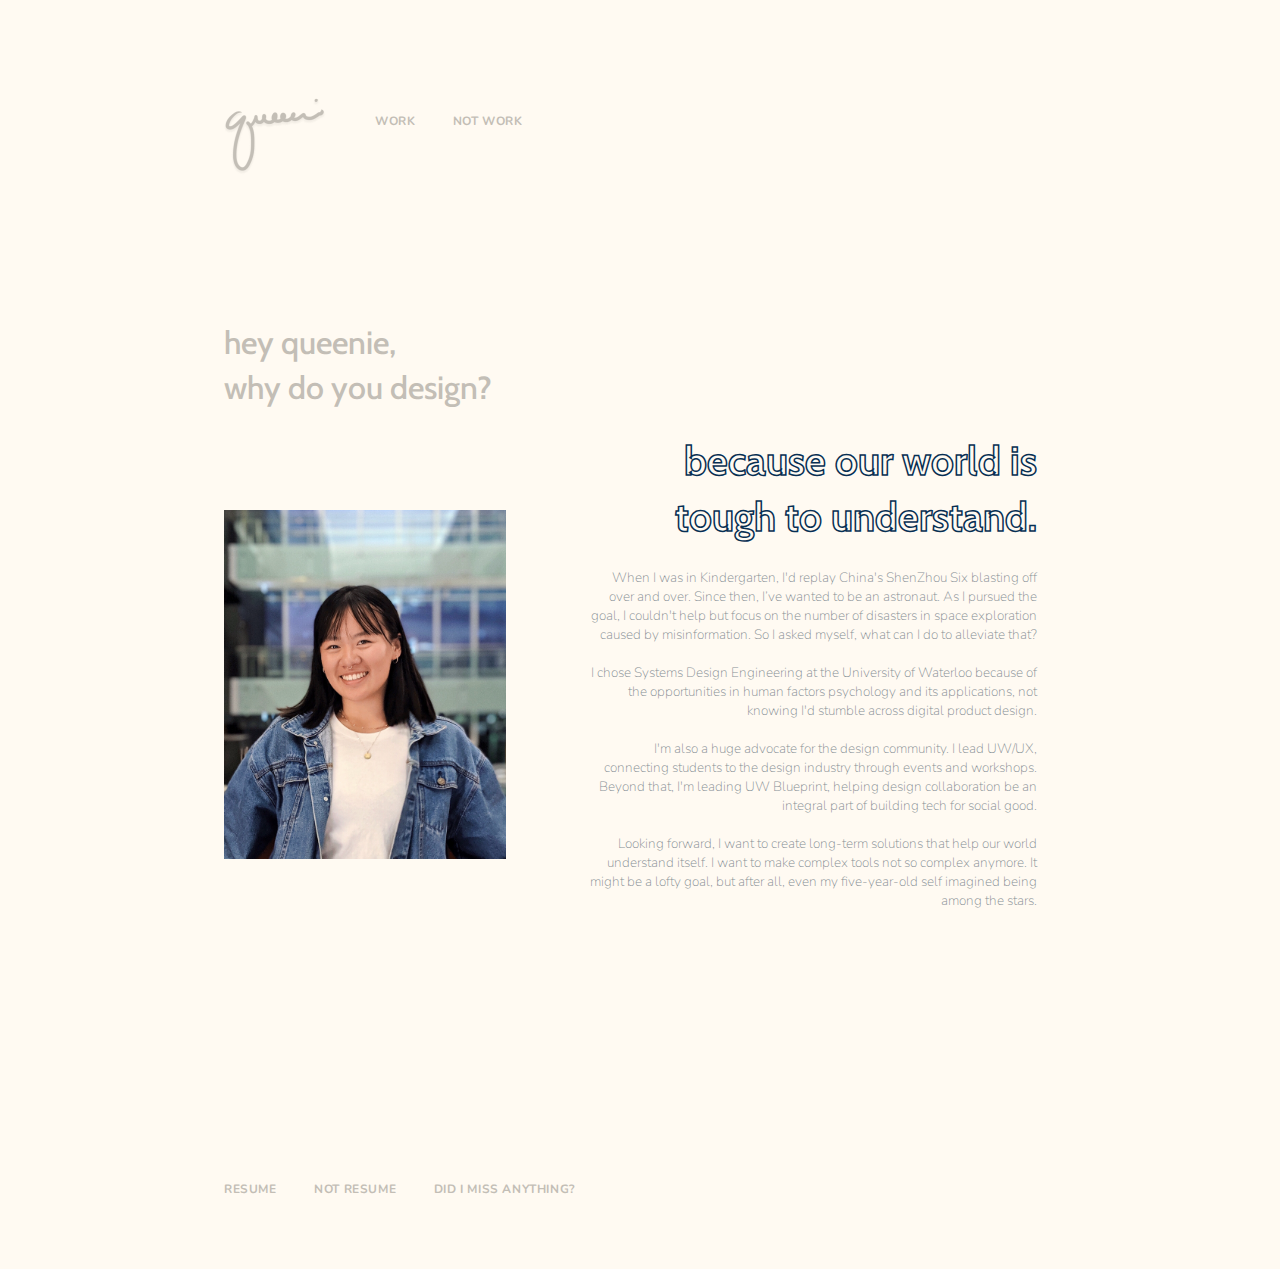
<file: about.html>
<!DOCTYPE html>
<head>
  <!-- Global site tag (gtag.js) - Google Analytics -->
<script async src="https://www.googletagmanager.com/gtag/js?id=UA-117676851-1"></script>
<script>
  window.dataLayer = window.dataLayer || [];
  function gtag(){dataLayer.push(arguments);}
  gtag('js', new Date());
  gtag('config', 'UA-117676851-1');

</script>
  <link rel="icon" href="images/logo.svg">
  <link rel="stylesheet" type="text/css" media="only screen and (min-device-width: 10px) and (max-device-width: 800px)" href="css/mobile.css" />
  <link rel="stylesheet" type="text/css" media="only screen and (min-device-width: 801px)" href="css/styles.css" />
  <link href="https://fonts.googleapis.com/css?family=Nunito:400,800" rel="stylesheet">
  <link href="https://fonts.googleapis.com/css?family=Cabin:500,700,700i,800&display=swap" rel="stylesheet">

<title>Queenie Wu</title>
<meta name="keywords" content="queenie wu, university of waterloo, systems design engineering, shopify, palantir, design, product design, waterloo, blueprint, tedxuw, scotiabank factoryu">
</head>

<body>
  <div class="nav">
    <a href="./about.html"> <card></card>  </a>
    <a href="./index.html"> work  </a>
    <a href ="./notwork.html"> not work  </a>
  </div>

  <div class="question">
    hey queenie, <br>why do you design?
  </div>

  <div class="about">

  <div class="bioanswer">
    because our world is tough to understand.
</div>
  <div class="bio">
     When I was in Kindergarten, I'd replay China's ShenZhou Six blasting off over and over. Since then, I’ve wanted to be an astronaut. As I pursued the goal, I couldn't help but focus on the number of disasters in space exploration caused by misinformation. So I asked myself, what can I do to alleviate that?
<br><br>
I chose Systems Design Engineering at the University of Waterloo because of the opportunities in human factors psychology and its applications, not knowing I'd stumble across digital product design.
<br><br>
I'm also a huge advocate for the design community. I lead UW/UX, connecting students to the design industry through events and workshops. Beyond that, I'm leading UW Blueprint, helping design collaboration be an integral part of building tech for social good. 
<br><br>
Looking forward, I want to create long-term solutions that help our world understand itself. I want to make complex tools not so complex anymore. It might be a lofty goal, but after all, even my five-year-old self imagined being among the stars.
  </div>
    </div>
          <img src="./queenie.png"></img>
  </div>


  <div class="footer">
    <a href ="./QueenieWuResume.pdf" target='_blank'>Resume</a>
    <a href ="https://twitter.com/queeniiwu" target='_blank'>Not Resume</a>
    <a href ="mailto:queeniwu2017@gmail.com">Did I miss anything?</a>

  </div>

</body>
</html>
</file>
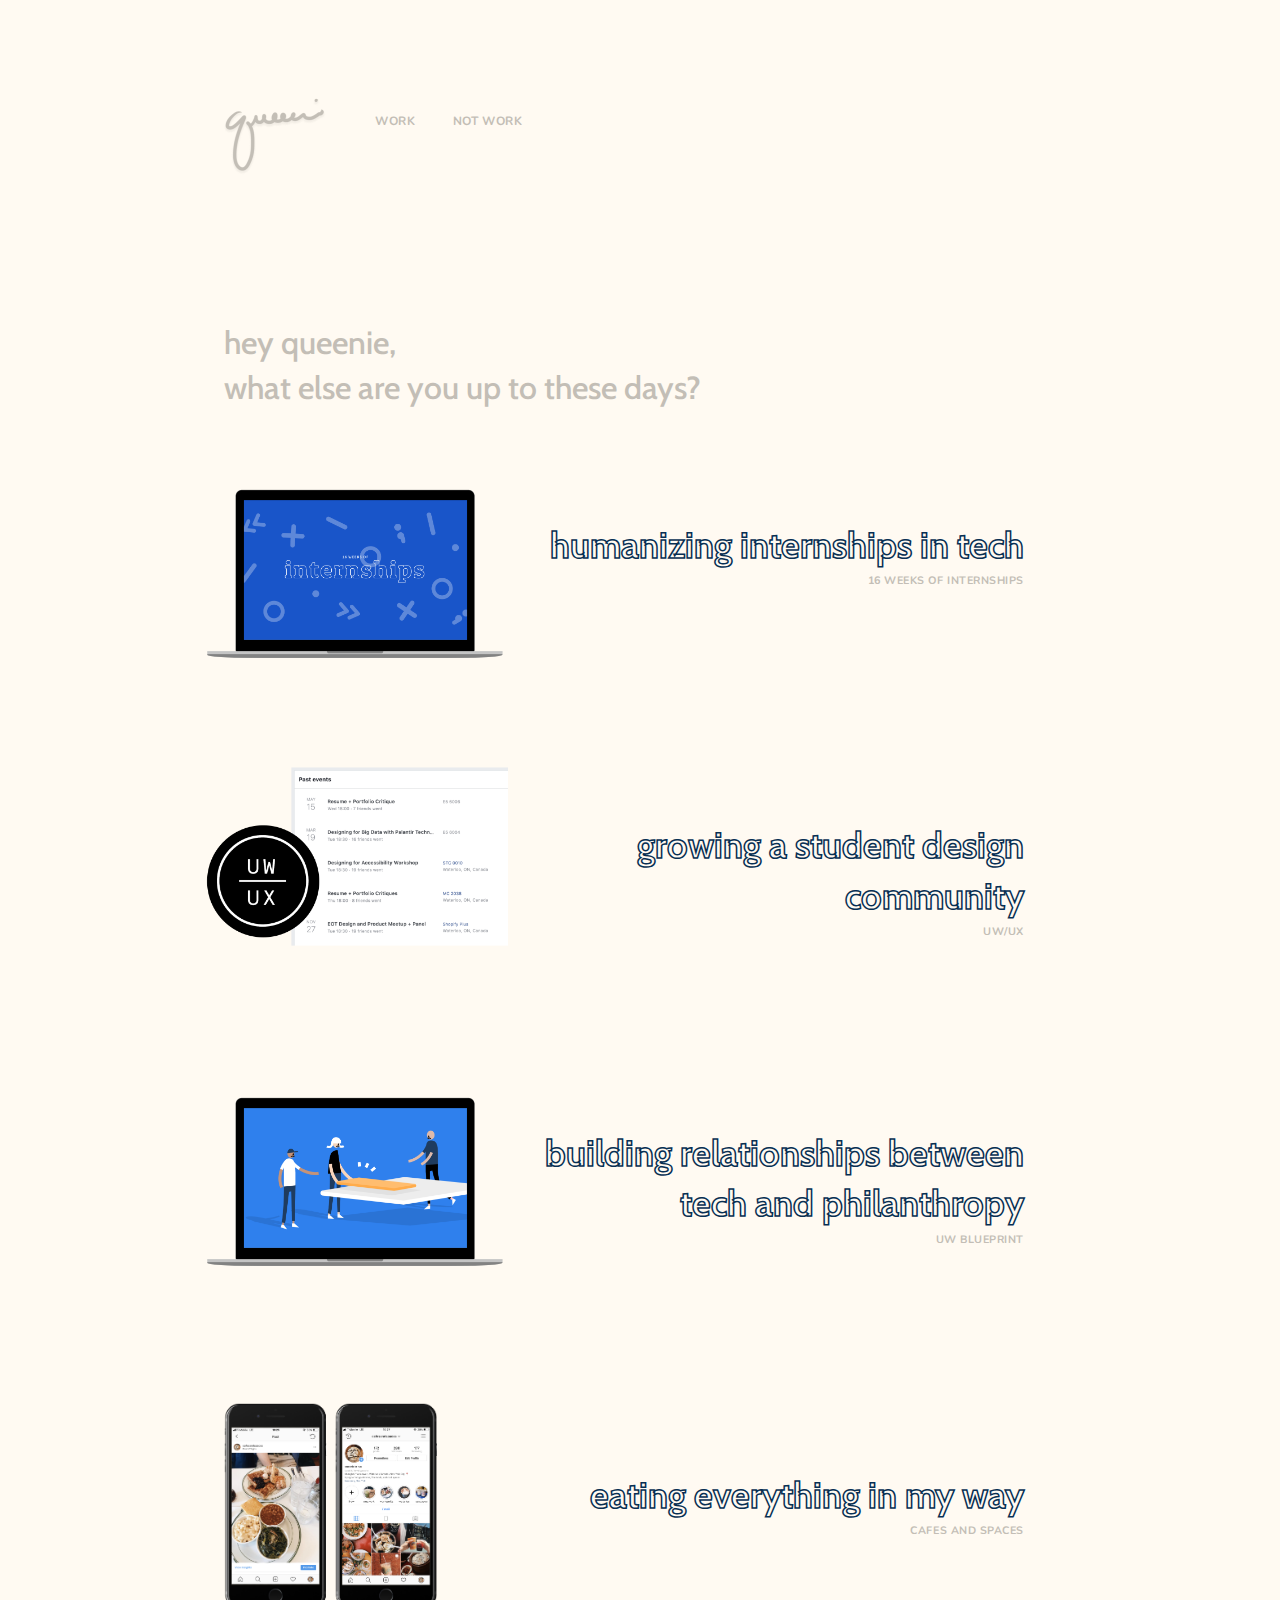
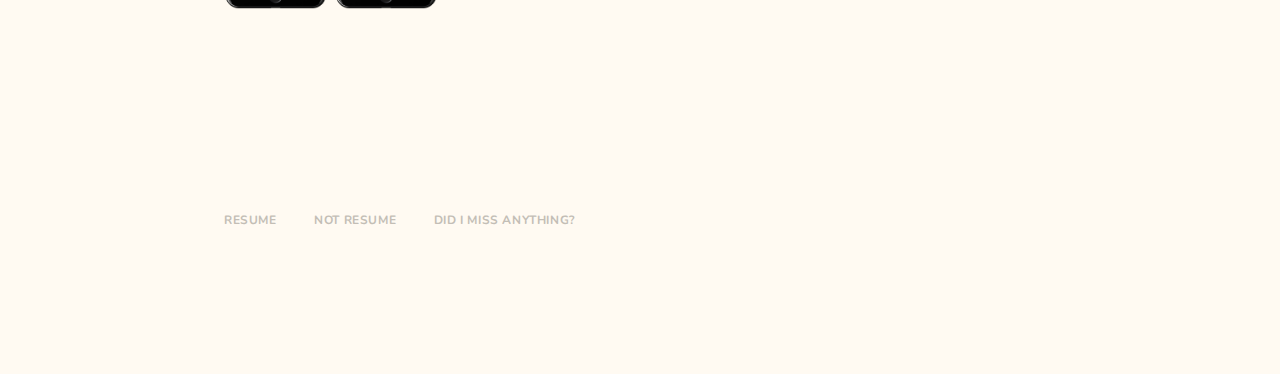
<file: notwork.html>
<!DOCTYPE html>
<head>
  <!-- Global site tag (gtag.js) - Google Analytics -->
<script async src="https://www.googletagmanager.com/gtag/js?id=UA-117676851-1"></script>
<script>
  window.dataLayer = window.dataLayer || [];
  function gtag(){dataLayer.push(arguments);}
  gtag('js', new Date());
  gtag('config', 'UA-117676851-1');

</script>
  <link rel="icon" href="images/logo.svg">
  <meta charset="utf-8">
  <!--  <meta name="viewport" content="width=device-width, initial-scale=1, shrink-to-fit=no"> -->
  <!--<link rel="stylesheet" type="text/css" media="only screen and (min-device-width: 10px) and (max-device-width: 600px)" href="css/mobile.css" /> -->
  <link rel="stylesheet" type="text/css" media="only screen and (min-device-width: 10px) and (max-device-width: 800px)" href="css/mobile.css" />
  <link rel="stylesheet" type="text/css" media="only screen and (min-device-width: 801px)" href="css/styles.css" />
<!--  <link rel="stylesheet" href="https://stackpath.bootstrapcdn.com/bootstrap/4.3.1/css/bootstrap.min.css" integrity="sha384-ggOyR0iXCbMQv3Xipma34MD+dH/1fQ784/j6cY/iJTQUOhcWr7x9JvoRxT2MZw1T" crossorigin="anonymous"> -->
<link href="https://fonts.googleapis.com/css?family=Nunito:400,800" rel="stylesheet">
<link href="https://fonts.googleapis.com/css?family=Cabin:500,700,700i,800&display=swap" rel="stylesheet">
<title>Queenie Wu</title>
<meta name="keywords" content="queenie wu, university of waterloo, systems design engineering, shopify, palantir, design, product design, waterloo, blueprint, tedxuw, scotiabank factoryu">
</head>

<body>
  <div class="nav">
    <a href="./about.html"> <card></card>  </a>
    <a href="./index.html"> work  </a>
    <a href ="./notwork.html"> not work  </a>
  </div>
  <div class="question">
    hey queenie, <br>what else are you up to these days?
  </div>



    <div class="answer">
      <a href="https://www.youtube.com/channel/UCyAUw8sY5NN34v-ad6ym49A" target='_blank'><img src="./16w.png"></img>humanizing internships in tech</a>
      <div class="subanswer"> 16 Weeks of Internships</div>
    </div>


  <div class="answer">
    <a href="https://www.facebook.com/uwuxwaterloo/" target='_blank'><img src="./uwux.png"></img>growing a student design community</a>
          <div class="subanswer">UW/UX</div>
  </div>



  <div class="answer">
    <a href="https://www.uwblueprint.org" target='_blank'><img src="./bp.png"></img>building relationships between tech and philanthropy</a>
    <div class="subanswer">UW Blueprint</div>
  </div>




    <div class="answer">
      <a href="https://www.instagram.com/cafesandspaces/" target='_blank'><img src="./cns.png"></img>eating everything in my way</a>
      <div class="subanswer">Cafes and Spaces</div>
    </div>

  </div>
  <div class="footer">
    <a href ="./QueenieWuResume.pdf" target='_blank'>Resume</a>
    <a href ="https://twitter.com/queeni_wu" target='_blank'>Not Resume</a>
    <a href ="mailto:queeniwu2017@gmail.com">Did I miss anything?</a>

  </div>

</body>
</html>
</file>
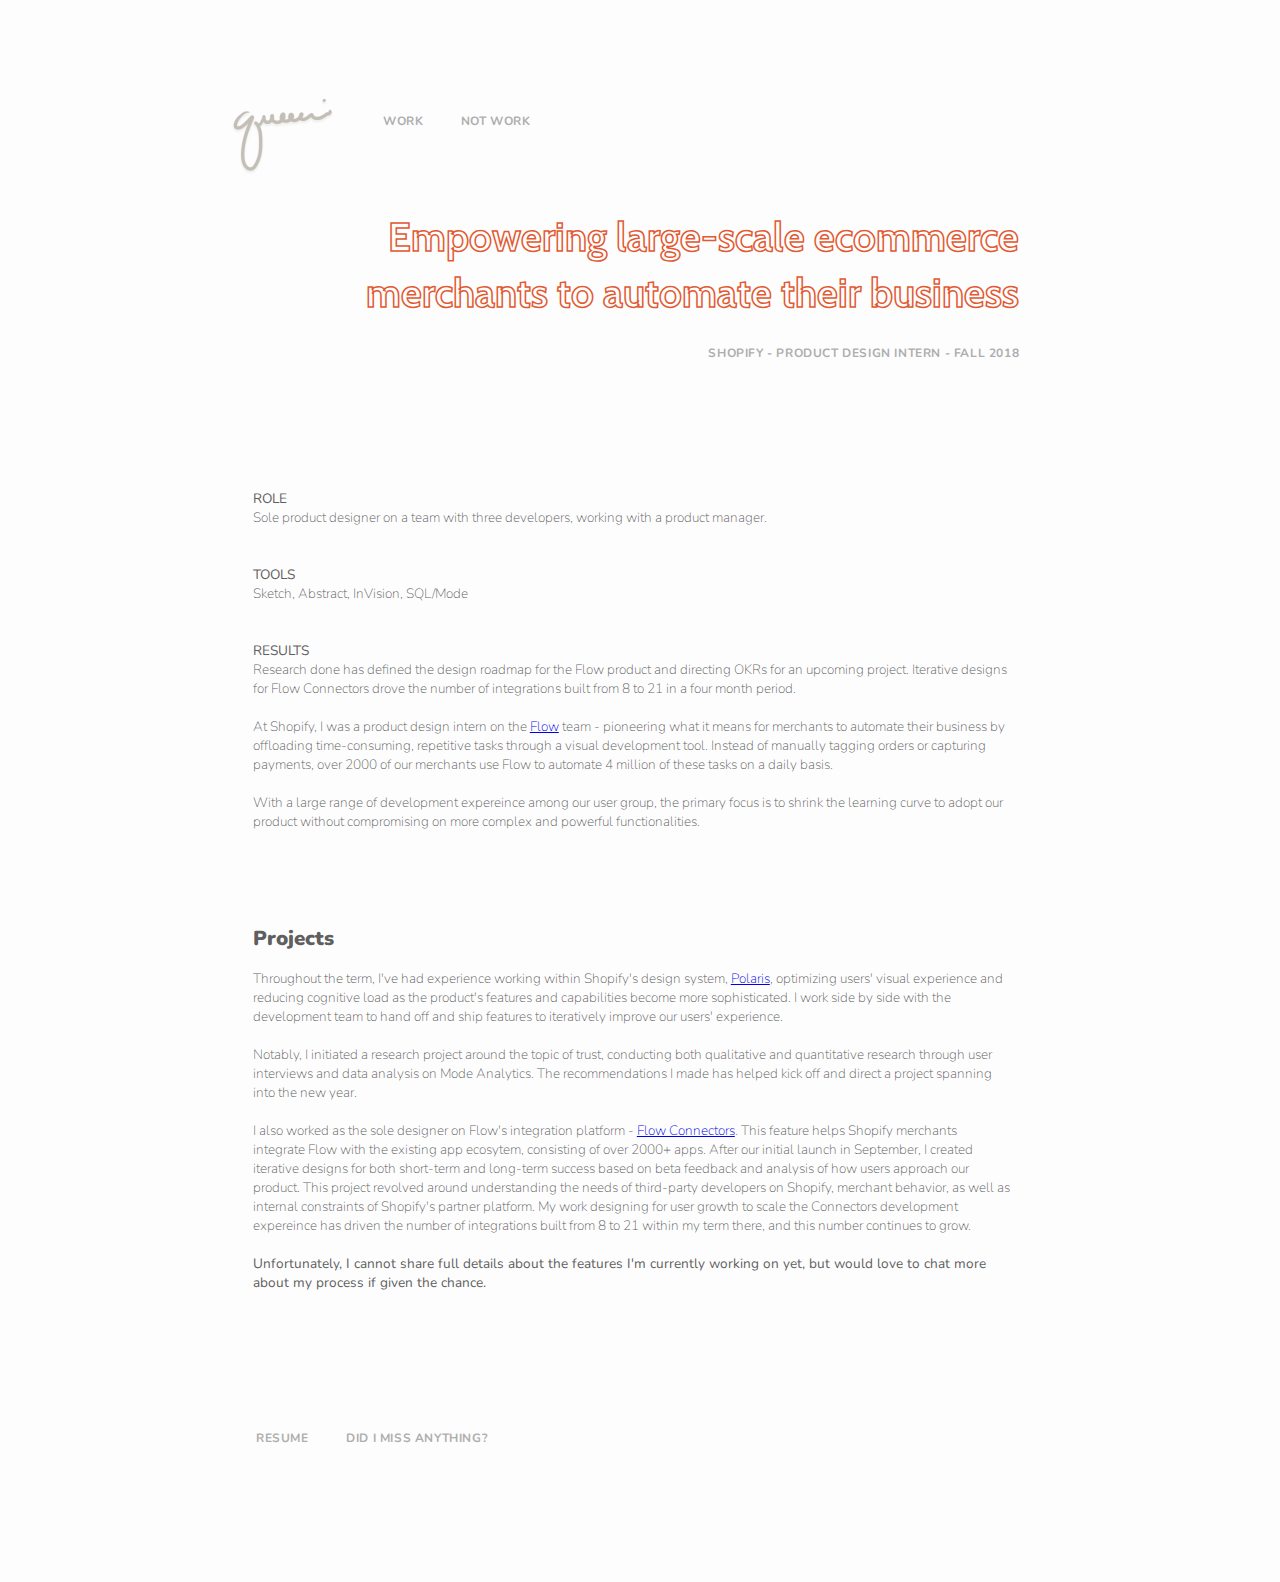
<file: shopify.html>
<!DOCTYPE html>
<head>
  <!-- Global site tag (gtag.js) - Google Analytics -->
<script async src="https://www.googletagmanager.com/gtag/js?id=UA-117676851-1"></script>
<script>
  window.dataLayer = window.dataLayer || [];
  function gtag(){dataLayer.push(arguments);}
  gtag('js', new Date());
  gtag('config', 'UA-117676851-1');

</script>
  <link rel="icon" href="images/logo.svg">
  <meta charset="utf-8">
  <!--  <meta name="viewport" content="width=device-width, initial-scale=1, shrink-to-fit=no"> -->
  <!--<link rel="stylesheet" type="text/css" media="only screen and (min-device-width: 10px) and (max-device-width: 600px)" href="css/mobile.css" />
  <link rel="stylesheet" type="text/css" media="only screen and (min-device-width: 601px) and (max-device-width: 800px)" href="css/tablet.css" /> -->
  <link rel="stylesheet" type="text/css" media="only screen and (min-device-width: 10px)" href="css/case.css" />
<!--  <link rel="stylesheet" href="https://stackpath.bootstrapcdn.com/bootstrap/4.3.1/css/bootstrap.min.css" integrity="sha384-ggOyR0iXCbMQv3Xipma34MD+dH/1fQ784/j6cY/iJTQUOhcWr7x9JvoRxT2MZw1T" crossorigin="anonymous"> -->
<link href="https://fonts.googleapis.com/css?family=Nunito:300,800" rel="stylesheet">
<link href="https://fonts.googleapis.com/css?family=Cabin:500,700,700i,800|Caudex:700,700i&display=swap" rel="stylesheet">
<title>Queenie Wu</title>
<meta name="keywords" content="queenie wu, university of waterloo, systems design engineering, shopify, palantir, design, product design, waterloo, blueprint, tedxuw, scotiabank factoryu">
</head>


<body>

  <div class="nav">
    <a href="./about.html"> <card></card>  </a>
    <a href="./index.html"> work  </a>
    <a href ="./notwork.html"> not work  </a>
  </div>




<div class="header">
Empowering large-scale ecommerce merchants to automate their business<br><br>
<div class="subheader"> Shopify - Product Design Intern - Fall 2018</div>
</div>



<div class="case">


  <div class="summary">
    <b>ROLE </b>
    <br>
    Sole product designer on a team with three developers, working with a product manager.
    <br><br><br>
    <b>TOOLS </b>
    <br>
    Sketch, Abstract, InVision, SQL/Mode
    <br><br><br>
    <b>RESULTS</b>
    <br>
    Research done has defined the design roadmap for the Flow product and directing OKRs for an upcoming project. Iterative designs for Flow Connectors drove the number of integrations built from 8 to 21 in a four month period.  <br><br>
  </div>


<div>
  At Shopify, I was a product design intern on the <a href="https://apps.shopify.com/flow" target="_blank">Flow</a> team - pioneering what it means for merchants to automate their business by offloading time-consuming, repetitive tasks through a visual development tool. Instead of manually tagging orders or capturing payments, over 2000 of our merchants use Flow to automate 4 million of these tasks on a daily basis.
  <br><br>With a large range of development expereince among our user group, the primary focus is to shrink the learning curve to adopt our product without compromising on more complex and powerful functionalities.
<br><br>
  <br><br><br>
  <h2><b>Projects</h2></b>
  Throughout the term, I've had experience working within Shopify's design system, <a href="https://polaris.shopify.com/" target="_blank">Polaris</a>, optimizing users' visual experience and reducing cognitive load as the product's features and capabilities become more sophisticated. I work side by side with the development team to hand off and ship features to iteratively improve our users' experience.<br><br>

Notably, I initiated a research project around the topic of trust, conducting both qualitative and quantitative research through user interviews and data analysis on Mode Analytics. The recommendations I made has helped kick off and direct a project spanning into the new year.
<br><br>
I also worked as the sole designer on Flow's integration platform - <a href="https://www.shopify.com/enterprise/flow-connectors" target="_blank">Flow Connectors</a>. This feature helps Shopify merchants integrate Flow with the existing app ecosytem, consisting of over 2000+ apps. After our initial launch in September, I created iterative designs for both short-term and long-term success based on beta feedback and analysis of how users approach our product. This project revolved around understanding the needs of third-party developers on Shopify, merchant behavior, as well as internal constraints of Shopify's partner platform. My work designing for user growth to scale the Connectors development expereince has driven the number of integrations built from 8 to 21 within my term there, and this number continues to grow.
<br><br>
  <b>Unfortunately, I cannot share full details about the features I'm currently working on yet, but would love to chat more about my process if given the chance.</b>
</div>
</div>

<div class="footer">
  <a href ="./QueenieWuResume.pdf" target='_blank'>Resume</a>
  <a href ="mailto:queeniwu2017@gmail.com">Did I miss anything?</a>

</div>

</body>





</html>
</file>
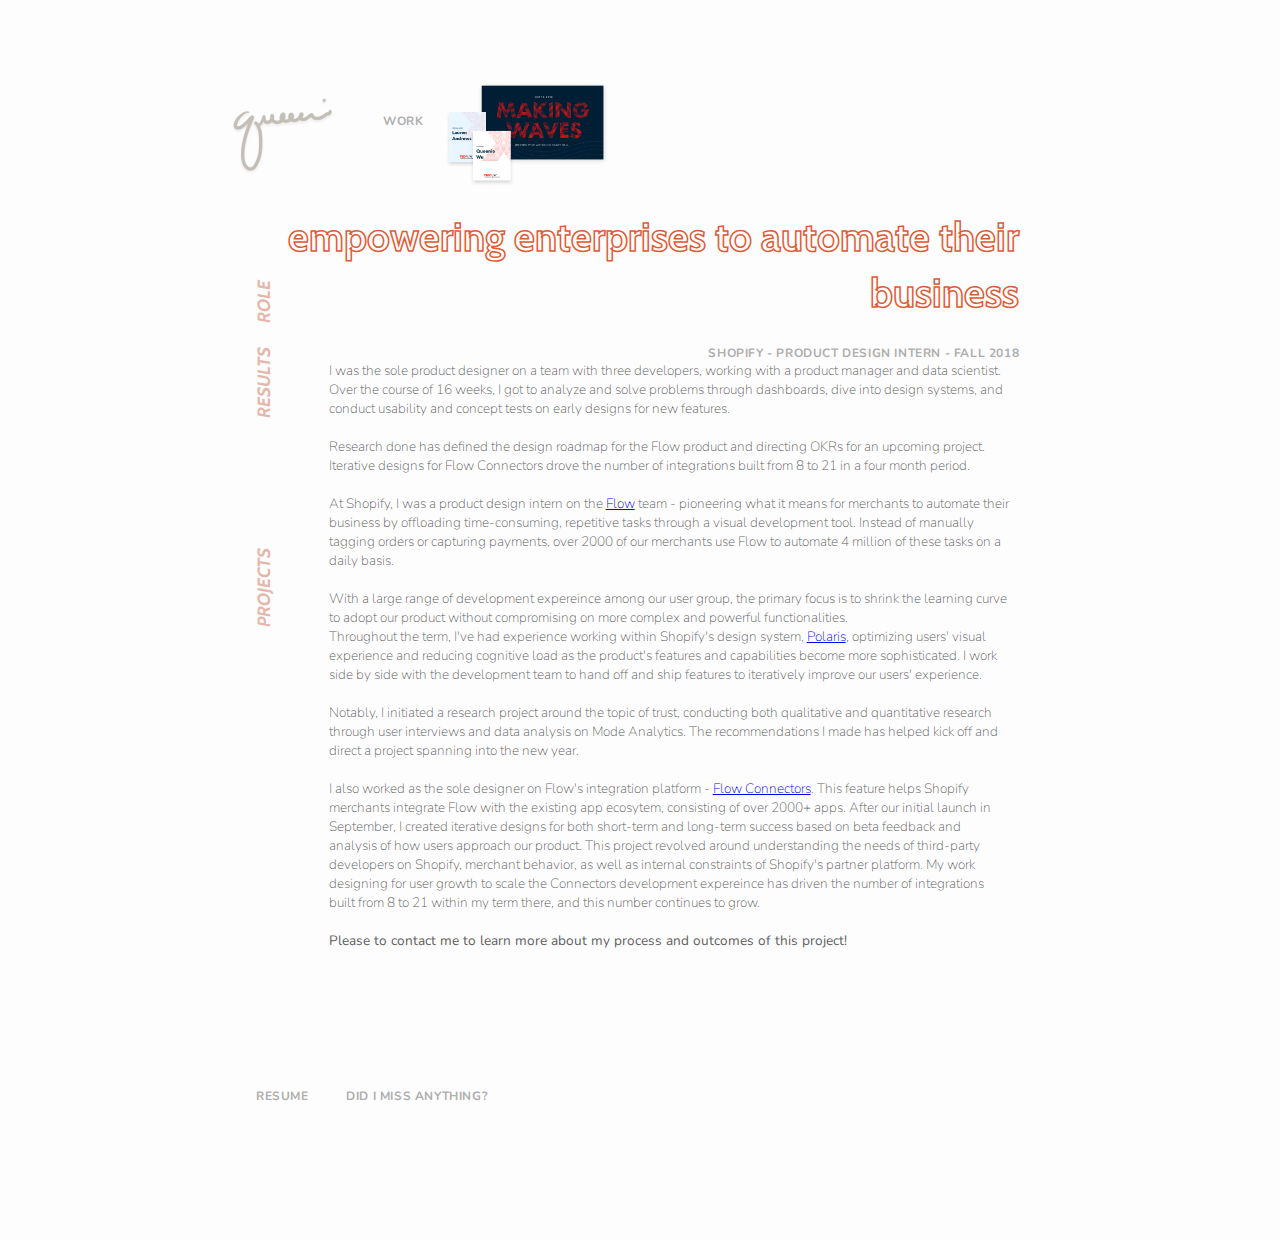
<file: tedxuw.html>
<!DOCTYPE html>
<head>
  <!-- Global site tag (gtag.js) - Google Analytics -->
<script async src="https://www.googletagmanager.com/gtag/js?id=UA-117676851-1"></script>
<script>
  window.dataLayer = window.dataLayer || [];
  function gtag(){dataLayer.push(arguments);}
  gtag('js', new Date());
  gtag('config', 'UA-117676851-1');

</script>
  <link rel="icon" href="images/logo.svg">
  <meta charset="utf-8">
  <!--  <meta name="viewport" content="width=device-width, initial-scale=1, shrink-to-fit=no"> -->
  <!--<link rel="stylesheet" type="text/css" media="only screen and (min-device-width: 10px) and (max-device-width: 600px)" href="css/mobile.css" />
  <link rel="stylesheet" type="text/css" media="only screen and (min-device-width: 601px) and (max-device-width: 800px)" href="css/tablet.css" /> -->
  <link rel="stylesheet" type="text/css" media="only screen and (min-device-width: 10px)" href="css/case.css" />
<!--  <link rel="stylesheet" href="https://stackpath.bootstrapcdn.com/bootstrap/4.3.1/css/bootstrap.min.css" integrity="sha384-ggOyR0iXCbMQv3Xipma34MD+dH/1fQ784/j6cY/iJTQUOhcWr7x9JvoRxT2MZw1T" crossorigin="anonymous"> -->
<link href="https://fonts.googleapis.com/css?family=Nunito:300,800" rel="stylesheet">
<link href="https://fonts.googleapis.com/css?family=Cabin:500,700,700i,800|Caudex:700,700i&display=swap" rel="stylesheet">
<title>Queenie Wu</title>
<meta name="keywords" content="queenie wu, university of waterloo, systems design engineering, shopify, palantir, design, product design, waterloo, blueprint, tedxuw, scotiabank factoryu">
</head>


<body>

  <div class="nav">
    <a href="./about.html"> <card></card>  </a>
    <a href="./index.html"> work  </a>
    <a href ="./notwork.html"> not work  </a>
  </div>




<div class="header">
empowering enterprises to automate their business<br><br>
<div class="subheader"> Shopify - Product Design Intern - Fall 2018</div>
</div>



<div class="case">
<img src="./ted.png"></img>

    <div class="title">ROLE</div>
    <div class="content">
    <br><br>I was the sole product designer on a team with three developers, working with a product manager and data scientist. Over the course of 16 weeks, I got to analyze and solve problems through dashboards, dive into design systems, and conduct usability and concept tests on early designs for new features.
</div>


    <div class="title">RESULTS</div>

  <div class="content">
    <br>Research done has defined the design roadmap for the Flow product and directing OKRs for an upcoming project. Iterative designs for Flow Connectors drove the number of integrations built from 8 to 21 in a four month period.  <br><br>

  At Shopify, I was a product design intern on the <a href="https://apps.shopify.com/flow" target="_blank">Flow</a> team - pioneering what it means for merchants to automate their business by offloading time-consuming, repetitive tasks through a visual development tool. Instead of manually tagging orders or capturing payments, over 2000 of our merchants use Flow to automate 4 million of these tasks on a daily basis.
  <br><br>With a large range of development expereince among our user group, the primary focus is to shrink the learning curve to adopt our product without compromising on more complex and powerful functionalities.

</div>
  <div class="title">PROJECTS</div>
  <div class="content">
  Throughout the term, I've had experience working within Shopify's design system, <a href="https://polaris.shopify.com/" target="_blank">Polaris</a>, optimizing users' visual experience and reducing cognitive load as the product's features and capabilities become more sophisticated. I work side by side with the development team to hand off and ship features to iteratively improve our users' experience.<br><br>

Notably, I initiated a research project around the topic of trust, conducting both qualitative and quantitative research through user interviews and data analysis on Mode Analytics. The recommendations I made has helped kick off and direct a project spanning into the new year.
<br><br>
I also worked as the sole designer on Flow's integration platform - <a href="https://www.shopify.com/enterprise/flow-connectors" target="_blank">Flow Connectors</a>. This feature helps Shopify merchants integrate Flow with the existing app ecosytem, consisting of over 2000+ apps. After our initial launch in September, I created iterative designs for both short-term and long-term success based on beta feedback and analysis of how users approach our product. This project revolved around understanding the needs of third-party developers on Shopify, merchant behavior, as well as internal constraints of Shopify's partner platform. My work designing for user growth to scale the Connectors development expereince has driven the number of integrations built from 8 to 21 within my term there, and this number continues to grow.
<br><br>
  <b>Please to contact me to learn more about my process and outcomes of this project!</b> </div>
</div>

<div class="footer">
  <a href ="./QueenieWuResume.pdf" target='_blank'>Resume</a>
  <a href ="mailto:queeniwu2017@gmail.com">Did I miss anything?</a>

</div>

</body>





</html>
</file>
<file: css/mobile.css>
@keyframes slideInFromBottom {
  0% {
    transform: translateY(25%);
    opacity: 0;
  }
  100% {
    transform: translateY(0);
    opacity: 1;
  }
}


@keyframes slideSide {
  0% {
    transform: translateX(0%);
    opacity: 1;
  }
  100% {
    transform: translateX(4%);
    opacity: 1;
  }
}


body {
  background-color: #FDFDFD;
}

.nav {
  padding-left: 5em;
  padding-top: 5em;
  padding-right:10em;
}

.nav a {
  font-family: 'Nunito', sans-serif;
  font-weight: 600;
  line-height: 0.75em;
  font-size: 1.25em;
  letter-spacing: 0.05em;
  color: #AEAEAE;
  text-transform: uppercase;
  text-decoration: none;
  font-weight: bold;
  margin-right: 2.8em;
}

.nav a:hover{
  color: #E15A32;
}

.nav card{
  width: 135px;
  height: 105px;
  margin-bottom: -60px;
  display: inline-block;
  align: right;
  background: url("./default.png") no-repeat;
}

.nav card:hover{
  background: url("./hovered.png") no-repeat;
}

.question {
  text-align: left;
  padding-left: 2em;
  padding-top: 2em;
  padding-bottom: 2em;
  font-family: 'Cabin', sans-serif;
  font-size: 1.5em;
  color: #C3C3C3;
  line-height: 1.4em;
  font-weight: 500;
}

.answer {
  text-align: right;
  animation: 0.8s ease-in-out 0s 1 slideInFromBottom;
  position: relative;
  right: 0px;
  padding-bottom: 3em;
  font-family: 'Cabin', sans-serif;
  font-size: 3em;
  font-style: normal;
  font-weight: 800;
  line-height: 1.4em;
  color: #FDFDFD;
  width: 80%;
  padding-left: 10%;
  -webkit-text-stroke-width: 1.5px;
   -webkit-text-stroke-color: #E15A32;

}

.answer img{
  width: 60%;
  margin-top: 40px;
  align-items: left;
  animation: 0.8s ease-in-out 0s 1 slideInFromBottom;
  display: flex;
  margin-bottom: -9em;
  margin-left: 25%;
}

.answer a{
text-decoration: none;
color:inherit;
color: #E15A32;

}


.subanswer{
  font-family: 'Nunito', sans-serif;
  font-weight: 600;
  line-height: 2em;
  font-size: 0.5em;
  letter-spacing: 0.05em;
  color: #AEAEAE;
  text-transform: uppercase;
  text-decoration: none;
  font-weight: bold;
  -webkit-text-stroke-width: 0px;
}

.subanswer a:hover{
  color: #E15A32;
}

.bioanswer {
  text-align: right;
  animation: 0.8s ease-in-out 0s 1 slideInFromBottom;
  text-align: right;
  position: relative;
  right: 0px;
  bottom: 10px;
  font-family: 'Cabin', sans-serif;
  font-size: 3em;
  font-style: normal;
  font-weight: 800;
  line-height: 1.4em;
  color: #E15A32;

}

.about{
  padding-left: 10%;
  padding-right: 10%;
  margin-left: 15%;
  padding-bottom: 5em;
  margin-top: 0em;
  width: 80%;
}

.bio {
animation: 0.8s ease-in-out 0s 1 slideInFromBottom;
  font-family: Nunito, sans-serif;
  font-size: 1em;
  font-weight: 200;
  color: #5F5F5F;
  text-align: right;
  padding-top: 1em;
}

img {
  animation: 0.8s ease-in-out 0s 1 slideInFromBottom;
  display: block;
  width: 30%;
  align: left;
  margin-left: 2.5em;
  margin-top: -30em;
  padding-bottom: 4em;
  text-align: left;
  padding-left: 2.5em;
  padding-top: 0em;
  padding-bottom: 10em;
  display: none;
}

.footer {
  padding-left: 2em;
  padding-bottom: 2em;
  padding-right:2em;
  padding-top: 2em;
  z-index: 999;
}

.footer a {
  font-family: 'Nunito', sans-serif;
  font-weight: bold;
  line-height: 0.75em;
  font-size: 0.5em;
  letter-spacing: 0.05em;
  color: #AEAEAE;
  text-transform: uppercase;
  text-decoration: none;
  font-weight: bold;
  margin-right: 2.8em;
}

.footer a:hover{
  color: #E15A32;
}
</file>
<file: css/styles.css>
@keyframes slideInFromBottom {
  0% {
    transform: translateY(25%);
    opacity: 0;
  }
  100% {
    transform: translateY(0);
    opacity: 1;
  }
}


@keyframes slideSide {
  0% {
    transform: translateX(0%);
    opacity: 1;
  }
  100% {
    transform: translateX(4%);
    opacity: 1;
  }
}


body {
  background-color: #FFFAF2;
  max-width: 1400px;
  margin-right: auto;
  margin-left: auto;
}

.nav {
  padding-left: 13em;
  padding-top: 5em;
  padding-right:10em;
}

.nav a {
  font-family: 'Nunito', sans-serif;
  font-weight: 600;
  line-height: 0.75em;
  font-size: 0.75em;
  letter-spacing: 0.05em;
  color: #C3BEB6;
  text-transform: uppercase;
  text-decoration: none;
  font-weight: bold;
  margin-right: 2.8em;
}

.nav a:hover{
  color: #072F53;
}

.nav card{
  width: 130px;
  height: 97px;
  margin-bottom: -60px;
  display: inline-block;
  align: right;
  background: url("./default.png") no-repeat;
}

.nav card:hover{
  background: url("./hovered.png") no-repeat;
}

.question {
  text-align: left;
  padding-left: 7em;
  padding-top: 6em;
  padding-bottom: 1em;
  font-family: 'Cabin', sans-serif;
  font-size: 2em;
  color: #C3BEB6;
  line-height: 1.4em;
  font-weight: 500;
}

.answer {
  text-align: right;
  animation: 0.8s ease-in-out 0s 1 slideInFromBottom;
  position: relative;
  right: 0px;
  padding-bottom: 3em;
  font-family: 'Cabin', sans-serif;
  font-size: 2.25em;
  font-style: normal;
  font-weight: 800;
  line-height: 1.4em;
  color: #FFFAF2;
  width: 40%;
  padding-left: 40%;
  -webkit-text-stroke-width: 1.5px;
   -webkit-text-stroke-color: #072F53;

}

.answer a{
text-decoration: none;
color:inherit;
-webkit-text-stroke-width: 1.5px;
 -webkit-text-stroke-color: #072F53;

}

.answer a:hover{
  color: #072F53;
  font-weight: 700;
}
.answer img{
  width: 60%;
  margin-top: 40px;
  align-items: left;
  animation: 0.8s ease-in-out 0s 1 slideInFromBottom;
  display: flex;
  margin-bottom: -14em;
  margin-left: -110%;
}

.subanswer{
  font-family: 'Nunito', sans-serif;
  font-weight: 600;
  line-height: 2em;
  font-size: 0.3em;
  letter-spacing: 0.05em;
  color: #C3BEB6;
  text-transform: uppercase;
  text-decoration: none;
  font-weight: bold;
  -webkit-text-stroke-width: 0px;
}

.subanswer a:hover{
  color: #C3BEB6;
}

.bioanswer {
  text-align: right;
  animation: 0.8s ease-in-out 0s 1 slideInFromBottom;
  text-align: right;
  position: relative;
  right: 0px;
  bottom: 10px;
  font-family: 'Cabin', sans-serif;
  font-size: 2.5em;
  font-style: normal;
  font-weight: 800;
  line-height: 1.4em;
  color: #FFFAF2;
  -webkit-text-stroke-width: 1.5px;
   -webkit-text-stroke-color: #072F53;

}

.about{
  padding-left: 10%;
  padding-right: 10%;
  margin-left: 36%;
  padding-bottom: 5em;
  margin-top: 0em;
  width: 35%
}

.bio {
animation: 0.8s ease-in-out 0s 1 slideInFromBottom;
  font-family: Nunito, sans-serif;
  font-size: 0.85em;
  font-weight: 200;
  color: #878F94;
  text-align: right;
  padding-top: 1em;
}

img {
  animation: 0.8s ease-in-out 0s 1 slideInFromBottom;
  display: block;
  width: 22%;
  align: left;
  margin-left: 7em;
  margin-top: -30em;
  padding-bottom: 4em;
  text-align: left;
  padding-left: 7em;
  padding-top: 0em;
  padding-bottom: 10em;
}

.footer {
  padding-left: 14em;
  padding-bottom: 4em;
  padding-top: 10em;
  padding-right:10em;
  z-index: 999;
}

.footer a {
  font-family: 'Nunito', sans-serif;
  font-weight: bold;
  line-height: 0.75em;
  font-size: 0.75em;
  letter-spacing: 0.05em;
  color: #C3BEB6;
  text-transform: uppercase;
  text-decoration: none;
  font-weight: bold;
  margin-right: 2.8em;
  z-index: 999;
  position: relative;
}

.footer a:hover{
  color: #072F53;
}
</file>
<file: css/case.css>
@keyframes slideInFromBottom {
  0% {
    transform: translateY(25%);
    opacity: 0;
  }
  100% {
    transform: translateY(0);
    opacity: 1;
  }
}


@keyframes slideSide {
  0% {
    transform: translateX(0%);
    opacity: 1;
  }
  100% {
    transform: translateX(4%);
    opacity: 1;
  }
}


body {
  background-color: #FDFDFD;
}

.nav {
  padding-left: 13em;
  padding-top: 5em;
  padding-right:10em;
}

.nav a {
  font-family: 'Nunito', sans-serif;
  font-weight: 600;
  line-height: 0.75em;
  font-size: 0.75em;
  letter-spacing: 0.05em;
  color: #AEAEAE;
  text-transform: uppercase;
  text-decoration: none;
  font-weight: bold;
  margin-right: 2.8em;
}

.nav a:hover{
  color: #E15A32;
}

.nav card{
  width: 130px;
  height: 97px;
  margin-bottom: -60px;
  display: inline-block;
  align: right;
  background: url("./default.png") no-repeat;
}

.nav card:hover{
  background: url("./hovered.png") no-repeat;
}

.question {
  text-align: left;
  padding-left: 7em;
  padding-top: 3em;
  padding-bottom: 2em;
  font-family: 'Cabin', sans-serif;
  font-size: 2em;
  color: #C3C3C3;
  line-height: 1.4em;
  font-weight: 500;
}

.header {
  text-align: right;
  animation: 0.8s ease-in-out 0s 1 slideInFromBottom;
  position: relative;
  right: 0px;
  padding-bottom: 0em;
  font-family: 'Cabin', sans-serif;
  font-size: 2.5em;
  font-style: normal;
  font-weight: 800;
  line-height: 1.4em;
  color: #FDFDFD;
  width: 60%;
  padding-left: 20%;
  -webkit-text-stroke-width: 1.5px;
   -webkit-text-stroke-color: #E15A32;
   margin-top: 2em;

}

.subheader{
  font-family: 'Nunito', sans-serif;
  font-weight: 600;
  line-height: 0em;
  font-size: 0.3em;
  letter-spacing: 0.05em;
  color: #AEAEAE;
  text-transform: uppercase;
  text-decoration: none;
  font-weight: bold;
  -webkit-text-stroke-width: 0px;
  margin-top: -2em;
}

.subanswer a:hover{
  color: #E15A32;
}

.title {
  transform: rotate(270deg);
	transform-origin: left top 0;
  font-family: 'Cabin', sans-serif;
  font-style: italic;
  font-weight: 700;
  color: #E4B7AA;
  font-size: 1.3em;
  position: absolute;

}

.content{
  padding-left: 10%;
  padding-top: -15%;
}

.case {
animation: 0.8s ease-in-out 0s 1 slideInFromBottom;
  font-family: Nunito, sans-serif;
  font-size: 0.85em;
  font-weight: 200;
  color: #5F5F5F;
  padding-top: 20em;
  width: 60%;
  left: 18em;
  bottom: 10em;
  position: relative;
}

img {
  animation: 0.8s ease-in-out 0s 1 slideInFromBottom;
  display: block;
  width: 22%;
  align: left;
  margin-left: 7em;
  margin-top: -30em;
  padding-bottom: 4em;
  text-align: left;
  padding-left: 7em;
  padding-top: 0em;
  padding-bottom: 10em;
}

.footer {
  padding-left: 15.5em;
  padding-bottom: 8em;
  padding-right:10em;
}

.footer a {
  font-family: 'Nunito', sans-serif;
  font-weight: bold;
  line-height: 0.75em;
  font-size: 0.75em;
  letter-spacing: 0.05em;
  color: #AEAEAE;
  text-transform: uppercase;
  text-decoration: none;
  font-weight: bold;
  margin-right: 2.8em;
}

.footer a:hover{
  color: #E15A32;
}
</file>
